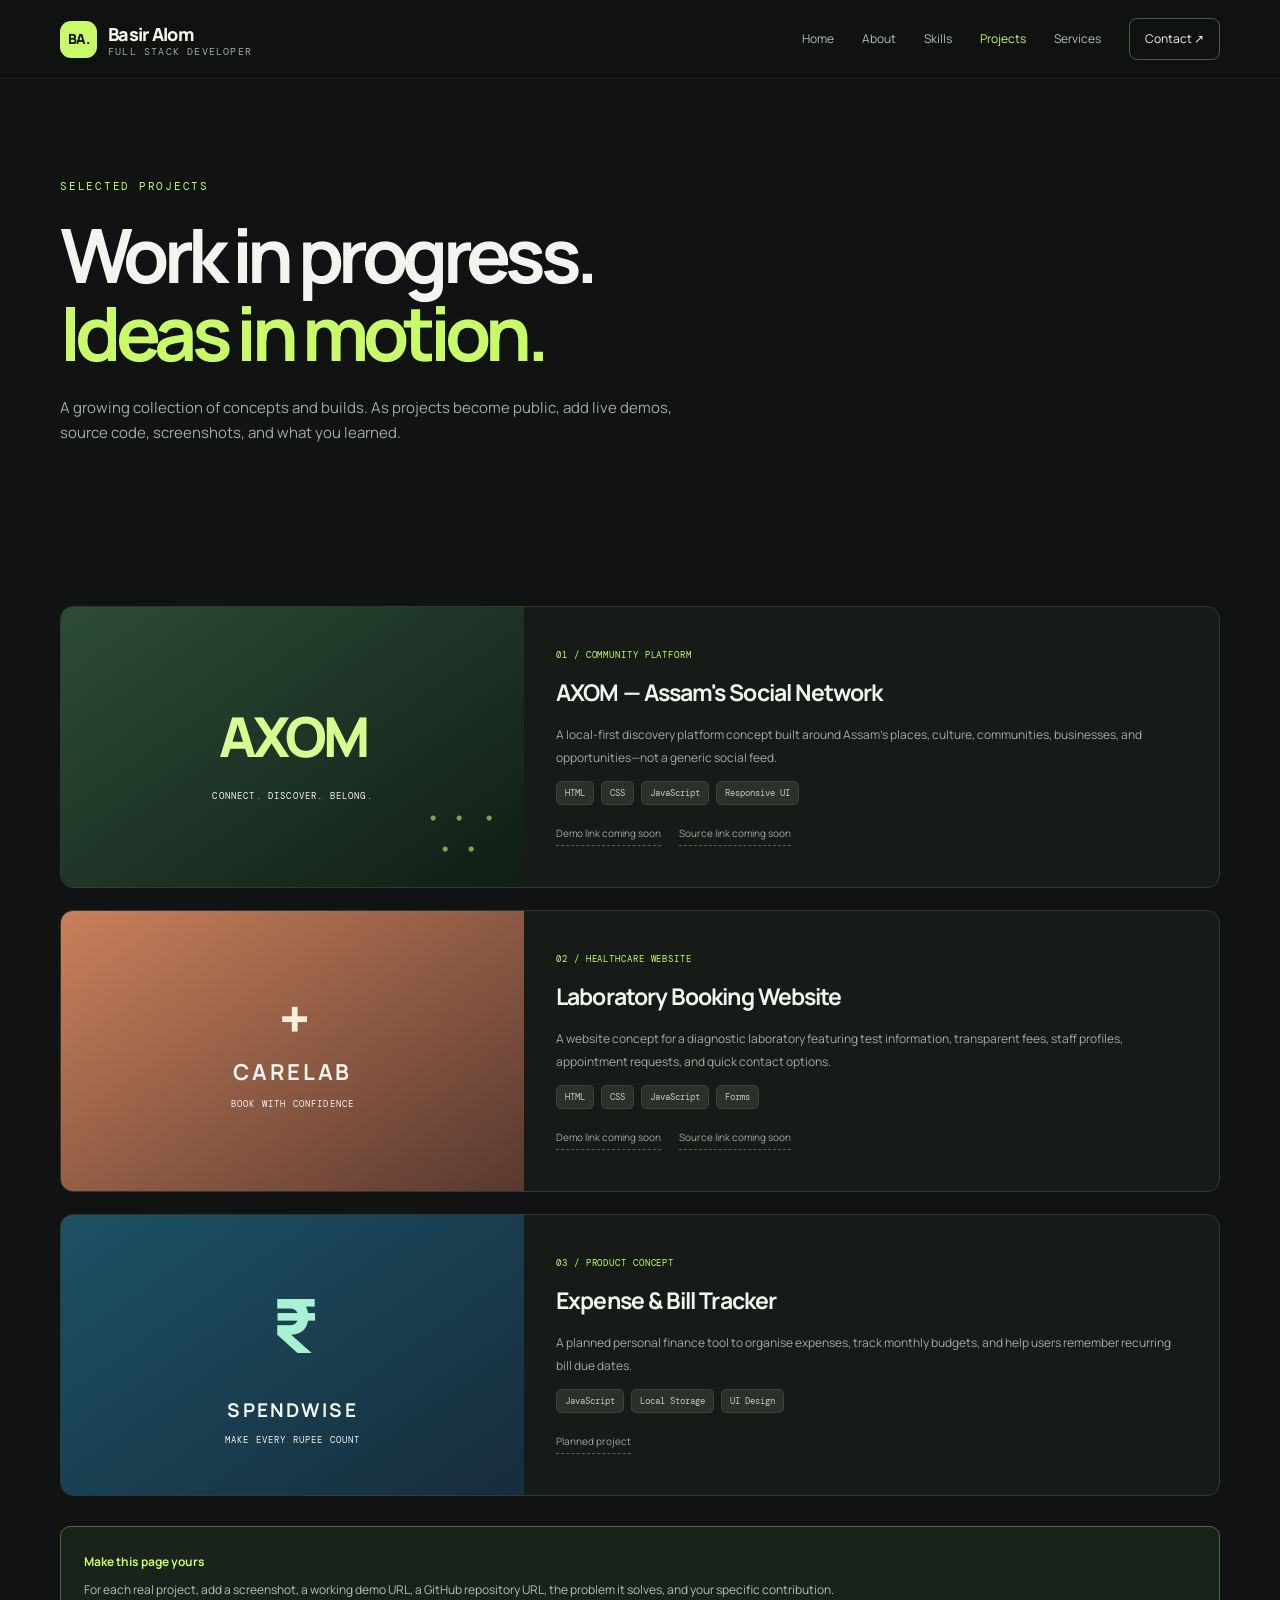
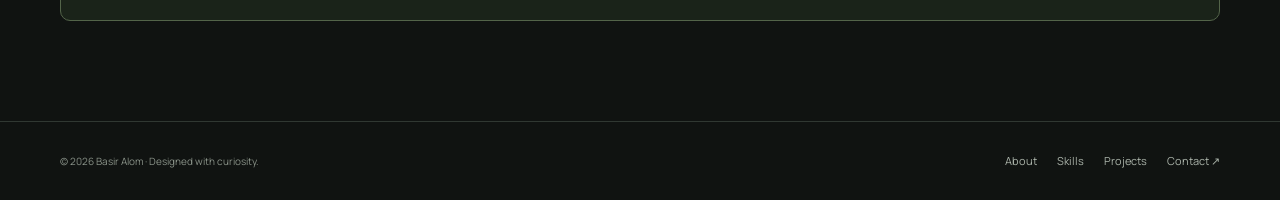
<file: projects.html>
<!DOCTYPE html><html lang="en"><head><meta charset="UTF-8"><meta name="viewport" content="width=device-width, initial-scale=1.0"><title>Projects | Basir Alom</title><link rel="stylesheet" href="style.css"></head><body><div id="site-header"></div><main>
<section class="page-hero container"><p class="eyebrow">SELECTED PROJECTS</p><h1>Work in progress.<br><em>Ideas in motion.</em></h1><p class="page-intro">A growing collection of concepts and builds. As projects become public, add live demos, source code, screenshots, and what you learned.</p></section>
<section class="section container"><div class="projects-list">
<article class="project-detail"><div class="detail-art art-green"><span>AXOM</span><small>CONNECT. DISCOVER. BELONG.</small><div class="map-dots">• &nbsp; • &nbsp;&nbsp; •<br>&nbsp;&nbsp; • &nbsp; •</div></div><div class="detail-copy"><span class="project-type">01 / COMMUNITY PLATFORM</span><h2>AXOM — Assam's Social Network</h2><p>A local-first discovery platform concept built around Assam's places, culture, communities, businesses, and opportunities—not a generic social feed.</p><div class="tag-row"><span>HTML</span><span>CSS</span><span>JavaScript</span><span>Responsive UI</span></div><div class="project-links"><span class="muted-link">Demo link coming soon</span><span class="muted-link">Source link coming soon</span></div></div></article>
<article class="project-detail"><div class="detail-art art-warm"><span class="medical-plus">+</span><strong>CARELAB</strong><small>BOOK WITH CONFIDENCE</small></div><div class="detail-copy"><span class="project-type">02 / HEALTHCARE WEBSITE</span><h2>Laboratory Booking Website</h2><p>A website concept for a diagnostic laboratory featuring test information, transparent fees, staff profiles, appointment requests, and quick contact options.</p><div class="tag-row"><span>HTML</span><span>CSS</span><span>JavaScript</span><span>Forms</span></div><div class="project-links"><span class="muted-link">Demo link coming soon</span><span class="muted-link">Source link coming soon</span></div></div></article>
<article class="project-detail"><div class="detail-art art-blue"><span class="expense-symbol">₹</span><strong>SPENDWISE</strong><small>MAKE EVERY RUPEE COUNT</small></div><div class="detail-copy"><span class="project-type">03 / PRODUCT CONCEPT</span><h2>Expense & Bill Tracker</h2><p>A planned personal finance tool to organise expenses, track monthly budgets, and help users remember recurring bill due dates.</p><div class="tag-row"><span>JavaScript</span><span>Local Storage</span><span>UI Design</span></div><div class="project-links"><span class="muted-link">Planned project</span></div></div></article>
</div><div class="note-box"><strong>Make this page yours</strong><p>For each real project, add a screenshot, a working demo URL, a GitHub repository URL, the problem it solves, and your specific contribution.</p></div></section>
</main><div id="site-footer"></div><script src="script.js"></script></body></html>
</file>
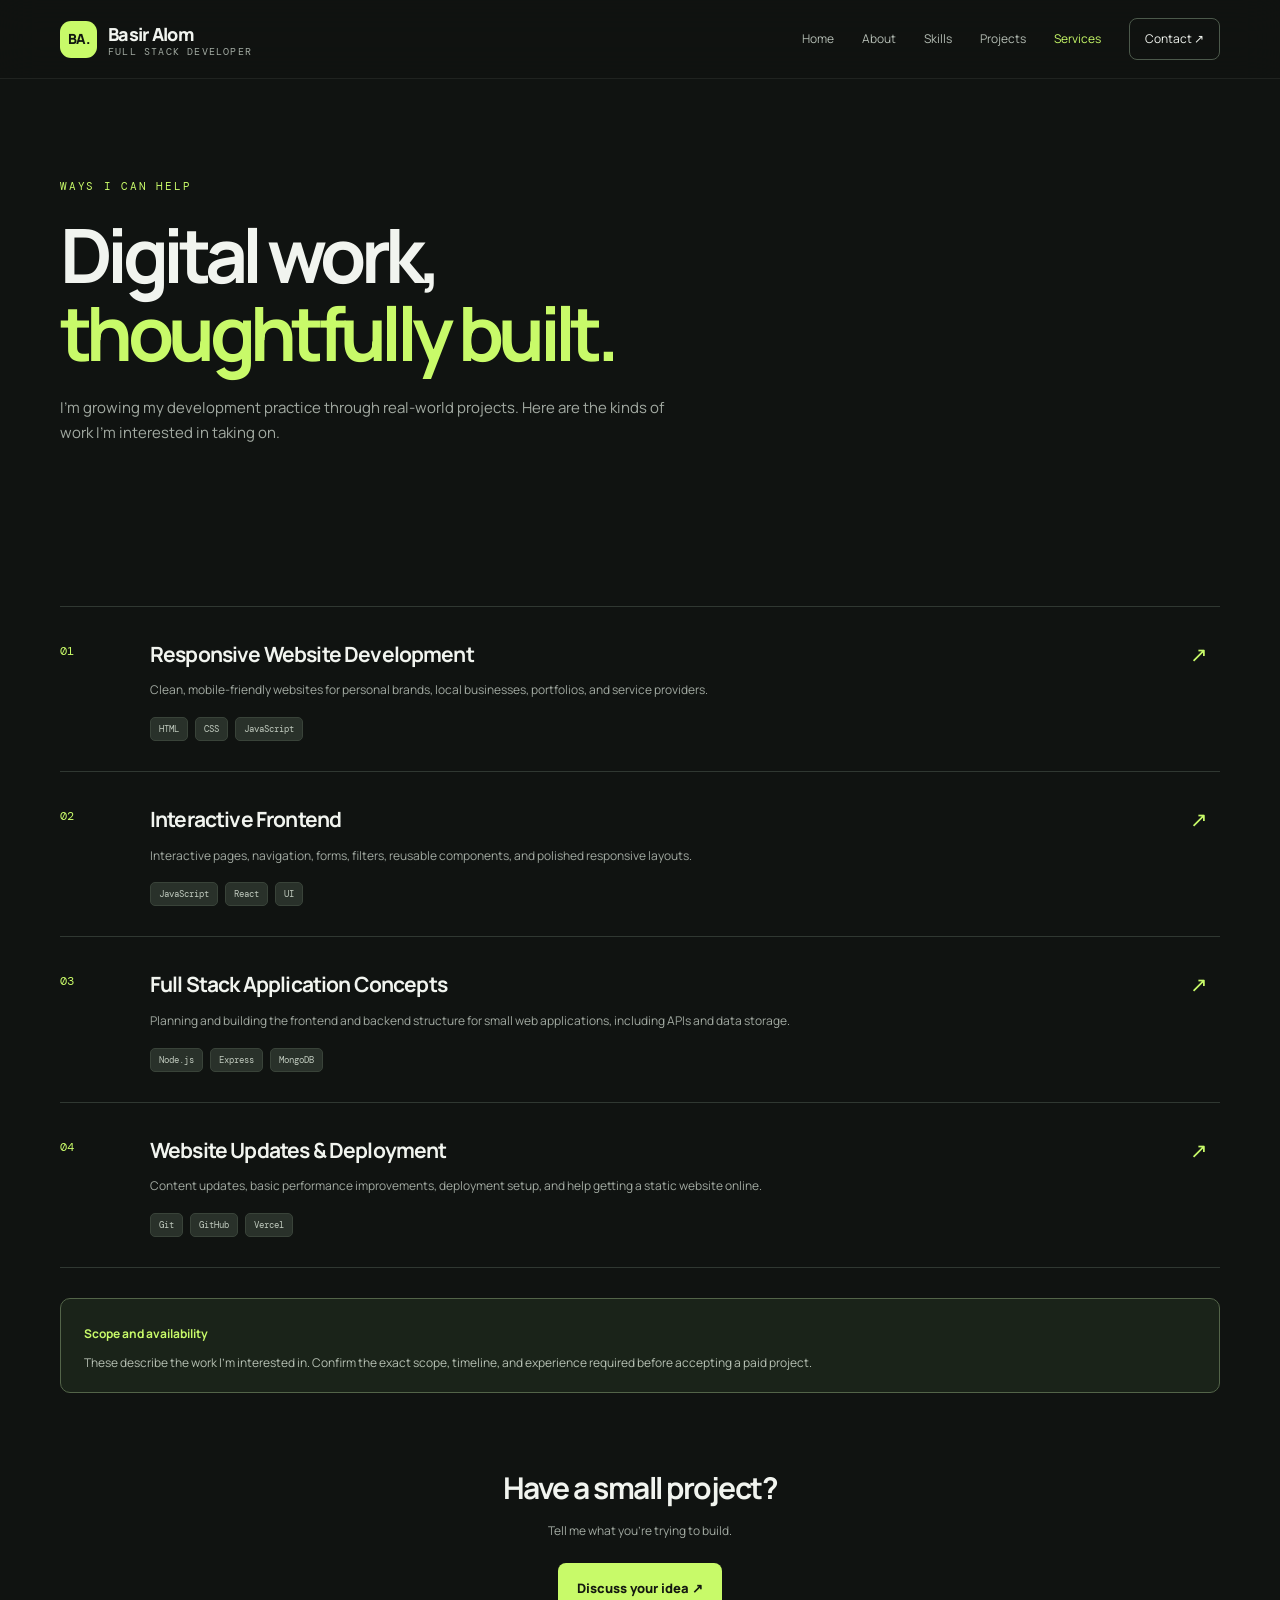
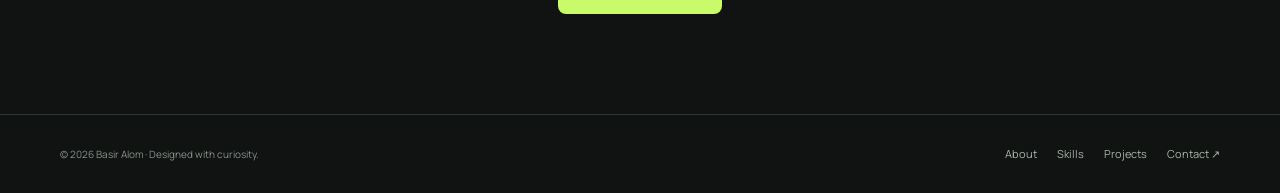
<file: services.html>
<!DOCTYPE html><html lang="en"><head><meta charset="UTF-8"><meta name="viewport" content="width=device-width, initial-scale=1.0"><title>Services | Basir Alom</title><link rel="stylesheet" href="style.css"></head><body><div id="site-header"></div><main>
<section class="page-hero container"><p class="eyebrow">WAYS I CAN HELP</p><h1>Digital work,<br><em>thoughtfully built.</em></h1><p class="page-intro">I’m growing my development practice through real-world projects. Here are the kinds of work I’m interested in taking on.</p></section>
<section class="section container"><div class="service-list">
<article><div class="service-number">01</div><div><h2>Responsive Website Development</h2><p>Clean, mobile-friendly websites for personal brands, local businesses, portfolios, and service providers.</p><div class="tag-row"><span>HTML</span><span>CSS</span><span>JavaScript</span></div></div><span class="service-arrow">↗</span></article>
<article><div class="service-number">02</div><div><h2>Interactive Frontend</h2><p>Interactive pages, navigation, forms, filters, reusable components, and polished responsive layouts.</p><div class="tag-row"><span>JavaScript</span><span>React</span><span>UI</span></div></div><span class="service-arrow">↗</span></article>
<article><div class="service-number">03</div><div><h2>Full Stack Application Concepts</h2><p>Planning and building the frontend and backend structure for small web applications, including APIs and data storage.</p><div class="tag-row"><span>Node.js</span><span>Express</span><span>MongoDB</span></div></div><span class="service-arrow">↗</span></article>
<article><div class="service-number">04</div><div><h2>Website Updates & Deployment</h2><p>Content updates, basic performance improvements, deployment setup, and help getting a static website online.</p><div class="tag-row"><span>Git</span><span>GitHub</span><span>Vercel</span></div></div><span class="service-arrow">↗</span></article>
</div><div class="note-box"><strong>Scope and availability</strong><p>These describe the work I’m interested in. Confirm the exact scope, timeline, and experience required before accepting a paid project.</p></div><div class="center-cta"><h2>Have a small project?</h2><p>Tell me what you're trying to build.</p><a class="btn btn-primary" href="contact.html">Discuss your idea ↗</a></div></section>
</main><div id="site-footer"></div><script src="script.js"></script></body></html>
</file>
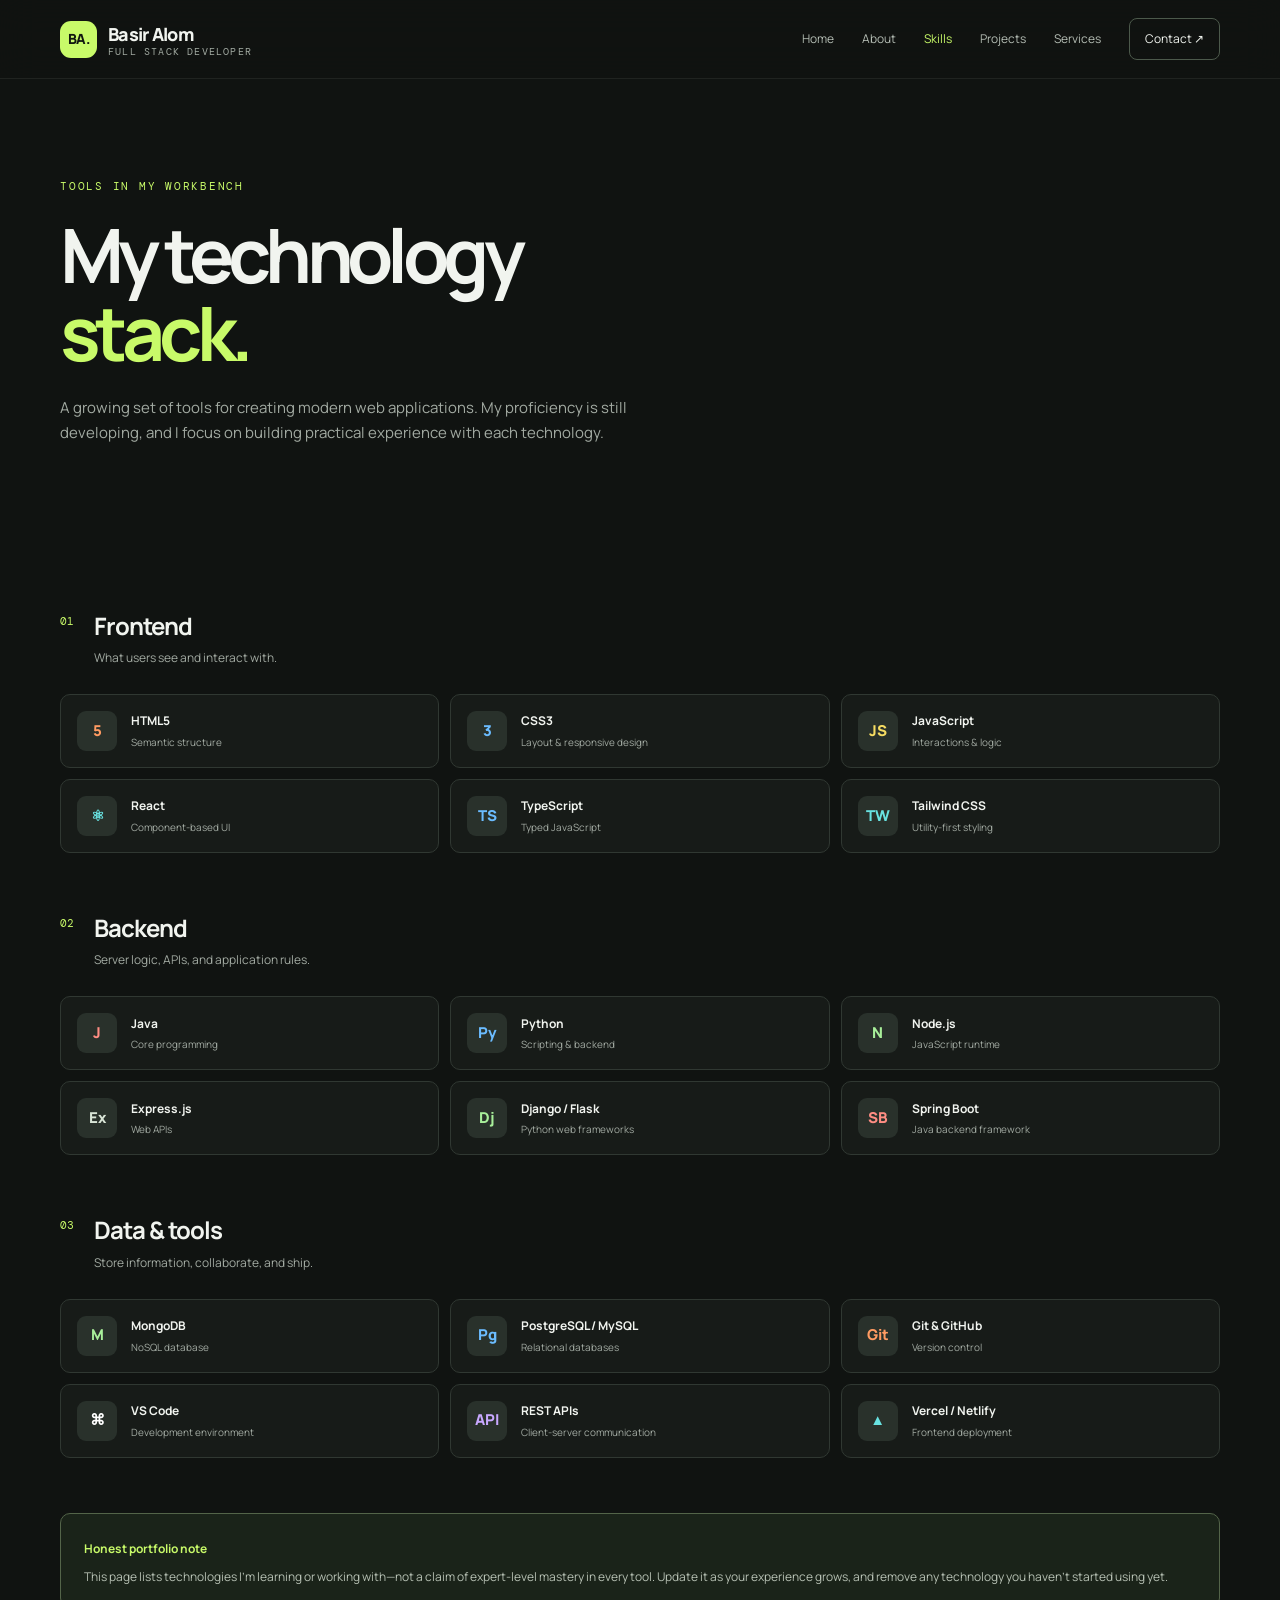
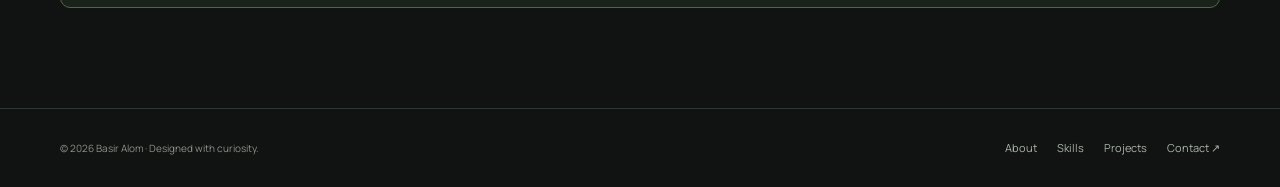
<file: skills.html>
<!DOCTYPE html><html lang="en"><head><meta charset="UTF-8"><meta name="viewport" content="width=device-width, initial-scale=1.0"><title>Skills | Basir Alom</title><link rel="stylesheet" href="style.css"></head><body><div id="site-header"></div><main>
<section class="page-hero container"><p class="eyebrow">TOOLS IN MY WORKBENCH</p><h1>My technology<br><em>stack.</em></h1><p class="page-intro">A growing set of tools for creating modern web applications. My proficiency is still developing, and I focus on building practical experience with each technology.</p></section>
<section class="section container"><div class="skill-category"><div class="skill-title"><span>01</span><div><h2>Frontend</h2><p>What users see and interact with.</p></div></div><div class="tech-grid"><div class="tech-card"><b class="tech-logo orange">5</b><div><strong>HTML5</strong><small>Semantic structure</small></div></div><div class="tech-card"><b class="tech-logo blue">3</b><div><strong>CSS3</strong><small>Layout & responsive design</small></div></div><div class="tech-card"><b class="tech-logo yellow">JS</b><div><strong>JavaScript</strong><small>Interactions & logic</small></div></div><div class="tech-card"><b class="tech-logo cyan">⚛</b><div><strong>React</strong><small>Component-based UI</small></div></div><div class="tech-card"><b class="tech-logo blue">TS</b><div><strong>TypeScript</strong><small>Typed JavaScript</small></div></div><div class="tech-card"><b class="tech-logo cyan">TW</b><div><strong>Tailwind CSS</strong><small>Utility-first styling</small></div></div></div></div>
<div class="skill-category"><div class="skill-title"><span>02</span><div><h2>Backend</h2><p>Server logic, APIs, and application rules.</p></div></div><div class="tech-grid"><div class="tech-card"><b class="tech-logo red">J</b><div><strong>Java</strong><small>Core programming</small></div></div><div class="tech-card"><b class="tech-logo blue">Py</b><div><strong>Python</strong><small>Scripting & backend</small></div></div><div class="tech-card"><b class="tech-logo green">N</b><div><strong>Node.js</strong><small>JavaScript runtime</small></div></div><div class="tech-card"><b class="tech-logo dark">Ex</b><div><strong>Express.js</strong><small>Web APIs</small></div></div><div class="tech-card"><b class="tech-logo green">Dj</b><div><strong>Django / Flask</strong><small>Python web frameworks</small></div></div><div class="tech-card"><b class="tech-logo red">SB</b><div><strong>Spring Boot</strong><small>Java backend framework</small></div></div></div></div>
<div class="skill-category"><div class="skill-title"><span>03</span><div><h2>Data & tools</h2><p>Store information, collaborate, and ship.</p></div></div><div class="tech-grid"><div class="tech-card"><b class="tech-logo green">M</b><div><strong>MongoDB</strong><small>NoSQL database</small></div></div><div class="tech-card"><b class="tech-logo blue">Pg</b><div><strong>PostgreSQL / MySQL</strong><small>Relational databases</small></div></div><div class="tech-card"><b class="tech-logo orange">Git</b><div><strong>Git & GitHub</strong><small>Version control</small></div></div><div class="tech-card"><b class="tech-logo white">⌘</b><div><strong>VS Code</strong><small>Development environment</small></div></div><div class="tech-card"><b class="tech-logo purple">API</b><div><strong>REST APIs</strong><small>Client-server communication</small></div></div><div class="tech-card"><b class="tech-logo cyan">▲</b><div><strong>Vercel / Netlify</strong><small>Frontend deployment</small></div></div></div></div>
<div class="note-box"><strong>Honest portfolio note</strong><p>This page lists technologies I'm learning or working with—not a claim of expert-level mastery in every tool. Update it as your experience grows, and remove any technology you haven't started using yet.</p></div>
</section></main><div id="site-footer"></div><script src="script.js"></script></body></html>
</file>
<file: style.css>
@import url('https://fonts.googleapis.com/css2?family=DM+Mono:wght@400;500&family=Manrope:wght@400;500;600;700;800&display=swap');
:root{--bg:#101311;--panel:#171b18;--panel2:#1d231f;--text:#f1f4ef;--muted:#a2aaa2;--line:#303832;--lime:#c8fa69;--lime2:#a8e944;--orange:#ff9d65;--max:1160px}
*{box-sizing:border-box}html{scroll-behavior:smooth}body{margin:0;background:var(--bg);color:var(--text);font-family:Manrope,Arial,sans-serif;line-height:1.65}a{color:inherit;text-decoration:none}img{display:block;max-width:100%}.container{width:min(var(--max),calc(100% - 48px));margin-inline:auto}.site-header{position:sticky;top:0;z-index:20;background:rgba(16,19,17,.88);backdrop-filter:blur(18px);border-bottom:1px solid rgba(255,255,255,.07)}.nav-wrap{height:78px;display:flex;align-items:center;justify-content:space-between;gap:24px}.brand{display:flex;align-items:center;gap:11px;font-weight:800;letter-spacing:-.04em;font-size:18px}.brand-mark{width:37px;height:37px;display:grid;place-items:center;background:var(--lime);color:#111710;border-radius:11px;font-weight:800;font-size:14px;letter-spacing:-.06em}.brand small{display:block;font:10px 'DM Mono',monospace;letter-spacing:.12em;color:var(--muted);margin-top:-4px}.nav-links{display:flex;gap:28px;align-items:center}.nav-links a{font-size:12px;color:#b5bdb5;transition:.2s}.nav-links a:hover,.nav-links a.active{color:var(--lime)}.nav-links .nav-contact{padding:10px 15px;border:1px solid #4c594b;border-radius:8px;color:var(--text)}.menu-toggle{display:none;background:none;color:var(--text);border:1px solid var(--line);border-radius:8px;padding:8px 11px;font-size:20px}.hero{min-height:680px;display:grid;grid-template-columns:1.05fr .95fr;align-items:center;gap:40px;padding-top:54px;padding-bottom:75px}.eyebrow{font:11px 'DM Mono',monospace;letter-spacing:.16em;color:var(--lime);margin:0 0 23px}.status-dot{display:inline-block;width:7px;height:7px;background:var(--lime);border-radius:50%;margin-right:9px;box-shadow:0 0 13px #c8fa69}.hero h1,.page-hero h1{font-size:clamp(48px,6.4vw,83px);line-height:1.04;letter-spacing:-.075em;margin:0;font-weight:700}.hero h1 em,.page-hero h1 em,h2 em{font-style:normal;color:var(--lime)}.hero-text{font-size:16px;max-width:550px;color:var(--muted);margin:28px 0 30px}.hero-text strong{color:var(--text)}.hero-actions{display:flex;gap:12px;flex-wrap:wrap}.btn{display:inline-flex;align-items:center;justify-content:center;gap:20px;border-radius:8px;padding:14px 18px;font-size:13px;font-weight:800;border:1px solid transparent;cursor:pointer;transition:transform .2s,background .2s}.btn:hover{transform:translateY(-2px)}.btn-primary{background:var(--lime);color:#131810}.btn-primary:hover{background:#d9ff8b}.btn-ghost{border-color:#424b43;color:var(--text)}.hero-meta{display:flex;gap:18px;flex-wrap:wrap;margin-top:40px;color:#a6afa6;font:10px 'DM Mono',monospace}.hero-visual{height:510px;position:relative;display:grid;place-items:center}.photo-frame{width:min(345px,75%);height:420px;position:relative;z-index:2;border:1px solid #65705f;border-radius:180px 180px 15px 15px;padding:9px;background:#222923;transform:rotate(2deg);box-shadow:0 25px 100px #0008}.photo-frame img{width:100%;height:100%;object-fit:cover;object-position:center 28%;border-radius:170px 170px 8px 8px;filter:saturate(.85)}.photo-tag{position:absolute;bottom:19px;left:20px;background:var(--lime);color:#101510;padding:7px 10px;font:9px 'DM Mono',monospace;letter-spacing:.1em}.orbit{position:absolute;border:1px solid #374136;border-radius:50%;transform:rotate(-27deg)}.orbit-one{width:440px;height:260px}.orbit-two{width:490px;height:320px;transform:rotate(36deg);border-color:#252e27}.float-card{position:absolute;z-index:3;background:#1c231d;border:1px solid #424c40;border-radius:12px;padding:15px;box-shadow:0 20px 50px #0007}.float-code{right:-3px;bottom:65px;width:205px}.tiny-label{display:block;font:9px 'DM Mono',monospace;color:var(--lime);letter-spacing:.1em;margin-bottom:7px}.float-code strong{font-size:12px}.mini-bars{display:flex;gap:4px;margin-top:13px}.mini-bars i{display:block;width:22px;height:4px;background:var(--lime);border-radius:4px}.mini-bars i:nth-child(2n){opacity:.4}.float-mark{left:0;top:65px;display:flex;align-items:center;gap:10px}.float-mark>span{font-size:25px;font-weight:800;color:var(--lime);letter-spacing:-.08em}.float-mark small{font-size:10px;line-height:1.5;color:#c2cbc1}.ticker{overflow:hidden;border-block:1px solid var(--line);background:#151a16;padding:15px 0;white-space:nowrap}.ticker div{font:12px 'DM Mono',monospace;letter-spacing:.12em;display:flex;justify-content:space-around;gap:34px;min-width:900px}.ticker b{color:var(--lime)}.section{padding-top:100px;padding-bottom:100px}.section-muted{background:#151916;border-block:1px solid #222a23}.section-heading{display:flex;align-items:end;justify-content:space-between;gap:30px;margin-bottom:42px}.section-heading h2,.about-copy h2,.cta-section h2{font-size:clamp(34px,4vw,52px);letter-spacing:-.065em;line-height:1.1;margin:0}.heading-note{max-width:365px;color:var(--muted);font-size:13px;margin:0 0 4px}.service-grid{display:grid;grid-template-columns:repeat(3,1fr);gap:14px}.service-card{position:relative;padding:27px;background:var(--panel);border:1px solid var(--line);border-radius:13px;min-height:285px;transition:.25s}.service-card:hover{transform:translateY(-5px);border-color:#71865a}.card-index{position:absolute;right:22px;top:22px;font:10px 'DM Mono',monospace;color:#7c887b}.service-icon{width:43px;height:43px;border:1px solid #59684e;border-radius:12px;display:grid;place-items:center;color:var(--lime);font-size:23px;margin-bottom:27px}.service-card h3{font-size:17px;margin:0 0 11px}.service-card p,.project-info p{font-size:12px;color:var(--muted);line-height:1.8;margin:0 0 23px}.card-link,.text-link{font-size:11px;color:var(--lime);font-weight:700}.project-grid{display:grid;grid-template-columns:1fr 1fr;gap:20px}.project-card{background:#1b201c;border:1px solid var(--line);border-radius:14px;overflow:hidden}.project-art{height:245px;position:relative;display:grid;place-items:center;overflow:hidden}.project-axom .project-art{background:radial-gradient(ellipse at 70% 20%,#637b49,transparent 40%),linear-gradient(135deg,#233e30,#17251d 65%,#39462b)}.art-symbol{font-size:105px;font-weight:800;letter-spacing:-.1em;color:#d5ff91;position:relative;z-index:1}.art-caption{position:absolute;left:22px;bottom:17px;font:9px 'DM Mono',monospace;letter-spacing:.13em;color:#d5e6c6}.project-lab .project-art{background:radial-gradient(circle at 50% 50%,#f5c8a0,#bc7651 45%,#653f32)}.lab-cross{font-size:100px;color:#fff0d9;line-height:1}.lab-word{position:absolute;font-size:24px;font-weight:800;letter-spacing:.13em;color:white}.lab-word span{color:#ffd1a8}.project-info{padding:22px;display:grid;grid-template-columns:1fr 42px;align-items:start}.project-type{font:9px 'DM Mono',monospace;color:var(--lime);letter-spacing:.1em}.project-info h3{margin:6px 0 14px;font-size:18px}.project-info p{grid-column:1/-1;margin:0 0 17px}.tag-row{display:flex;flex-wrap:wrap;gap:7px}.tag-row span{font:9px 'DM Mono',monospace;color:#c1cbbf;background:#29312a;border:1px solid #394339;border-radius:5px;padding:5px 8px}.round-arrow{width:36px;height:36px;border:1px solid #4b5948;border-radius:50%;display:grid;place-items:center;color:var(--lime)}.fine-print{font-size:10px;color:#778177;margin-top:18px}.cta-section{display:flex;align-items:center;justify-content:space-between;gap:25px;padding-top:90px;padding-bottom:90px}.cta-section .eyebrow{margin-bottom:16px}.cta-section .btn{flex-shrink:0}.site-footer{border-top:1px solid var(--line);padding:30px 0}.footer-inner{display:flex;justify-content:space-between;gap:20px;align-items:center}.footer-copy{font-size:10px;color:#899288}.footer-links{display:flex;gap:20px;font-size:11px;color:#aab3a9}.footer-links a:hover{color:var(--lime)}
/* inner pages */.page-hero{padding-top:100px;padding-bottom:45px}.page-hero h1{font-size:clamp(48px,6vw,75px)}.page-intro{max-width:630px;color:var(--muted);font-size:15px;margin-top:24px}.about-layout{display:grid;grid-template-columns:.85fr 1.15fr;gap:90px;align-items:center;padding-top:45px}.about-photo{position:relative;max-width:430px}.about-photo img{width:100%;height:540px;object-fit:cover;object-position:center 25%;border-radius:170px 170px 12px 12px;border:1px solid #4d5c48;padding:8px;background:#202720}.photo-note{position:absolute;right:-25px;bottom:35px;background:var(--lime);color:#111710;padding:13px 17px;font-size:11px;font-weight:800;border-radius:7px}.about-copy h2{margin-bottom:25px}.about-copy>p:not(.eyebrow){color:var(--muted);font-size:13px}.value-list{border-top:1px solid var(--line);margin:28px 0}.value-list div{display:flex;gap:20px;padding:13px 0;border-bottom:1px solid var(--line);font-size:12px}.value-list span{font:10px 'DM Mono',monospace;color:var(--lime)}.principle-grid{display:grid;grid-template-columns:repeat(3,1fr);gap:15px}.principle-grid article{border:1px solid var(--line);background:var(--panel);padding:25px;border-radius:10px}.principle-grid article>span{font:10px 'DM Mono',monospace;color:var(--lime)}.principle-grid h3{font-size:16px;margin:20px 0 8px}.principle-grid p{font-size:12px;color:var(--muted);margin:0}.skill-category{margin-bottom:55px}.skill-title{display:flex;gap:20px;align-items:start;margin-bottom:23px}.skill-title>span{font:11px 'DM Mono',monospace;color:var(--lime);padding-top:8px}.skill-title h2{font-size:24px;margin:0;letter-spacing:-.04em}.skill-title p{font-size:12px;color:var(--muted);margin:3px 0}.tech-grid{display:grid;grid-template-columns:repeat(3,1fr);gap:11px}.tech-card{display:flex;align-items:center;gap:14px;background:var(--panel);border:1px solid var(--line);border-radius:10px;padding:16px}.tech-logo{width:40px;height:40px;flex-shrink:0;display:grid;place-items:center;border-radius:9px;background:#29312b;font-size:15px;color:var(--lime);font-weight:800}.tech-logo.orange{color:#ff9b62}.tech-logo.blue{color:#6bbcff}.tech-logo.yellow{color:#f6dc62}.tech-logo.cyan{color:#68e2e1}.tech-logo.red{color:#ff8d83}.tech-logo.green{color:#a8ef9a}.tech-logo.dark{color:#d9e5d7}.tech-logo.purple{color:#c8a8ff}.tech-logo.white{color:#fff}.tech-card strong{display:block;font-size:12px}.tech-card small{display:block;font-size:10px;color:var(--muted);margin-top:3px}.note-box{border:1px solid #536449;background:#1a2319;border-radius:10px;padding:20px 23px;margin-top:30px}.note-box strong{font-size:12px;color:var(--lime)}.note-box p{font-size:12px;color:#b6c0b3;margin:7px 0 0}.projects-list{display:grid;gap:22px}.project-detail{display:grid;grid-template-columns:.8fr 1.2fr;border:1px solid var(--line);background:var(--panel);border-radius:13px;overflow:hidden}.detail-art{min-height:280px;display:flex;flex-direction:column;align-items:center;justify-content:center;position:relative;gap:8px}.detail-art>span:first-child{font-size:55px;font-weight:800;letter-spacing:-.07em}.detail-art small{font:9px 'DM Mono',monospace;letter-spacing:.13em}.art-green{background:linear-gradient(145deg,#2c4c37,#101d15)}.art-green>span{color:#d5ff91}.map-dots{position:absolute;bottom:23px;right:28px;font-size:22px;color:#c8fa69;line-height:1.4;opacity:.6}.art-warm{background:linear-gradient(145deg,#c9805b,#58382f)}.art-warm .medical-plus{font-size:70px;line-height:1;color:#fff1d9}.art-warm strong{font-size:22px;letter-spacing:.12em}.art-blue{background:linear-gradient(145deg,#1c5264,#172c3d)}.expense-symbol{font-size:75px!important;color:#a8f1d2}.art-blue strong{font-size:19px;letter-spacing:.12em}.detail-copy{padding:32px}.detail-copy h2{font-size:23px;letter-spacing:-.04em;margin:9px 0 12px}.detail-copy p{font-size:12px;color:var(--muted);line-height:1.9}.project-links{display:flex;gap:18px;flex-wrap:wrap;margin-top:20px}.muted-link{font-size:10px;color:#9ca99a;border-bottom:1px dashed #586457;padding-bottom:3px}.service-list{border-top:1px solid var(--line)}.service-list article{display:grid;grid-template-columns:70px 1fr 30px;gap:20px;padding:30px 0;border-bottom:1px solid var(--line);align-items:start}.service-number{font:12px 'DM Mono',monospace;color:var(--lime);padding-top:6px}.service-list h2{font-size:21px;margin:0 0 9px;letter-spacing:-.04em}.service-list p{max-width:700px;color:var(--muted);font-size:12px;margin:0 0 17px}.service-arrow{font-size:21px;color:var(--lime)}.center-cta{text-align:center;padding-top:70px}.center-cta h2{font-size:30px;letter-spacing:-.05em;margin:0}.center-cta p{font-size:12px;color:var(--muted);margin:8px 0 22px}.contact-layout{display:grid;grid-template-columns:.9fr 1.1fr;gap:80px;padding-top:45px}.contact-side h2{font-size:30px;letter-spacing:-.05em;line-height:1.2;margin:0 0 18px}.contact-side>p{font-size:13px;color:var(--muted);max-width:390px}.contact-method{display:flex;align-items:center;gap:15px;margin-top:25px}.contact-method>span{width:40px;height:40px;border:1px solid #485443;border-radius:10px;display:grid;place-items:center;color:var(--lime)}.contact-method small{display:block;font:9px 'DM Mono',monospace;color:var(--lime);letter-spacing:.12em}.contact-method strong{display:block;font-size:12px;margin-top:3px}.contact-photo{margin-top:30px;width:180px;height:150px;overflow:hidden;border-radius:80px 80px 8px 8px;border:1px solid #4a5945;padding:5px}.contact-photo img{width:100%;height:100%;object-fit:cover;object-position:center 30%;border-radius:80px 80px 5px 5px}.contact-form{background:var(--panel);border:1px solid var(--line);padding:28px;border-radius:12px}.contact-form label{display:block;font-size:11px;margin:0 0 7px;color:#dce4d9}.contact-form input,.contact-form select,.contact-form textarea{display:block;width:100%;background:#101411;color:var(--text);border:1px solid #374037;border-radius:7px;padding:13px 14px;margin-bottom:19px;font:12px Manrope,Arial;outline:none}.contact-form input:focus,.contact-form select:focus,.contact-form textarea:focus{border-color:var(--lime)}.contact-form textarea{resize:vertical}.submit-btn{width:100%}.form-help{font-size:10px;color:#899489;line-height:1.7}.form-help.success{color:var(--lime)}
@media(max-width:850px){.nav-links{gap:16px}.hero{grid-template-columns:1fr 0.8fr;gap:12px}.hero-visual{transform:scale(.9)}.hero h1{font-size:clamp(46px,7vw,68px)}.about-layout{gap:45px}.contact-layout{gap:35px}.tech-grid{grid-template-columns:repeat(2,1fr)}}
@media(max-width:680px){.container{width:min(100% - 34px,var(--max))}.nav-wrap{height:68px}.menu-toggle{display:block}.nav-links{display:none;position:absolute;top:67px;left:0;right:0;padding:18px 22px 24px;background:#151a16;border-bottom:1px solid var(--line);flex-direction:column;align-items:stretch;gap:0}.nav-links.open{display:flex}.nav-links a{padding:12px 5px;border-bottom:1px solid #273027}.nav-links .nav-contact{margin-top:12px;text-align:center}.hero{grid-template-columns:1fr;padding-top:62px;padding-bottom:48px;gap:25px}.hero h1{font-size:clamp(47px,13vw,68px)}.hero-text{font-size:14px}.hero-meta{gap:10px;font-size:9px;margin-top:27px}.hero-visual{height:440px;transform:none;margin-top:0}.photo-frame{height:365px;width:270px}.orbit-one{width:330px;height:220px}.orbit-two{width:350px;height:280px}.float-mark{left:0;top:40px}.float-code{right:0;bottom:35px;width:180px}.section{padding-top:70px;padding-bottom:70px}.section-heading{display:block}.heading-note{margin-top:18px}.service-grid,.project-grid,.principle-grid{grid-template-columns:1fr}.service-card{min-height:unset}.project-art{height:210px}.cta-section{padding-top:65px;padding-bottom:65px;display:block}.cta-section .btn{margin-top:25px}.footer-inner{align-items:flex-start;flex-direction:column}.footer-links{flex-wrap:wrap;gap:15px}.page-hero{padding-top:70px;padding-bottom:25px}.page-hero h1{font-size:clamp(44px,12vw,64px)}.page-intro{font-size:13px}.about-layout,.contact-layout{grid-template-columns:1fr;gap:42px;padding-top:30px}.about-photo{max-width:360px;margin-inline:auto}.about-photo img{height:460px}.photo-note{right:-5px}.about-copy h2{font-size:42px}.tech-grid{grid-template-columns:1fr}.project-detail{grid-template-columns:1fr}.detail-art{min-height:210px}.detail-copy{padding:23px}.service-list article{grid-template-columns:35px 1fr 20px;gap:12px}.service-list h2{font-size:18px}.contact-form{padding:20px}.contact-photo{display:none}.ticker div{justify-content:flex-start;padding-left:15px}.eyebrow{font-size:10px}}
@media(prefers-reduced-motion:reduce){html{scroll-behavior:auto}*,*::before,*::after{transition:none!important;animation:none!important}}
</file>
